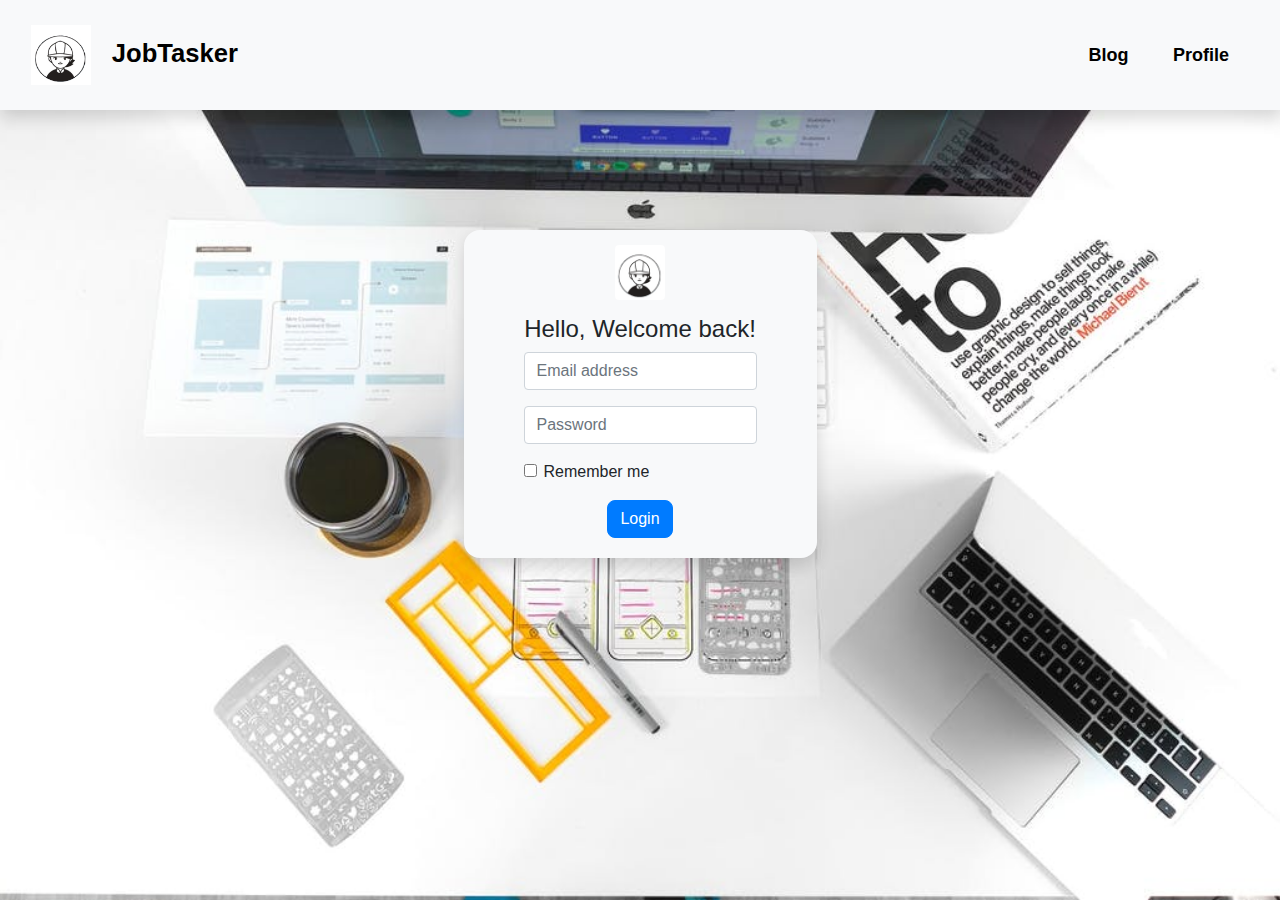
<file: Login.html>
<!DOCTYPE html>
<html>
<head>
	<meta charset="utf-8">
	<meta name="viewport" content="width=device-width, initial-scale=1">
	<title>Login</title>
	<link rel="stylesheet" type="text/css" href="https://stackpath.bootstrapcdn.com/bootstrap/4.5.2/css/bootstrap.min.css" integrity="sha384-JcKb8q3iqJ61gNV9KGb8thSsNjpSL0n8PARn9HuZOnIxN0hoP+VmmDGMN5t9UJ0Z" crossorigin="anonymous">
	<link rel="stylesheet" type="text/css" href="css/style.css">
	<link rel="stylesheet" type="text/css" href="css/styleBlog.css">
</head>

<body class="loginbody">
	<!-- NAV -->
	<nav class="navbar navbar-expand-lg navbar-light bg-light static-top mb-5 shadow" id = "navbarid">
        	<div class="container-fluid">
        		<a class="navbar-brand" href="#">
	      			<img src="img/logo.jpg" alt="" width="60" height="60"> 
	  		 		<ul class = "navlink">
	  		 			<li><a href = "index.html" id = "titlehead">JobTasker</a></li>	
	  		 		</ul>
	  		 		<ul class = "navlink">
						<li><a href="Blog.html">Blog</a></li>
          				<li><a href="login.html">Profile</a></li>
          			</ul>
		    	</a>  
	    	</div>
		</nav>

	<!-- Content -->
	<div class="container-fluid">
		<div class="row justify-content-center">
			<form class="form form-containter bg-light shadow">
				<img class="rounded mx-auto d-block" src="img/logo.jpg" alt="logo" width="50" id="logologin">
				<h4 class="text-center font-eight-bold">Hello, Welcome back!</h4>
			  	<div class="form-group">
			    	<input type="email" class="form-control" id="exampleInputEmail1" aria-describedby="emailHelp" placeholder="Email address">
			  	</div>
			  	<div class="form-group">
			    	<input type="password" class="form-control" id="exampleInputPassword1" placeholder="Password">
			  	</div>
			  	<div class="form-group form-check">
			    	<input type="checkbox" class="form-check-input" id="exampleCheck1">
			    	<label class="form-check-label" for="exampleCheck1">Remember me</label>
			  	</div>
			  	<div class="d-md-flex justify-content-center">
			  		<a type="submit" class="btn btn-primary" href="profile.html" id="btnlogin" href = "Profile.html">Login</a>
			  	</div>
			</form>
		</div>
	</div>
</body>
</html>
</file>
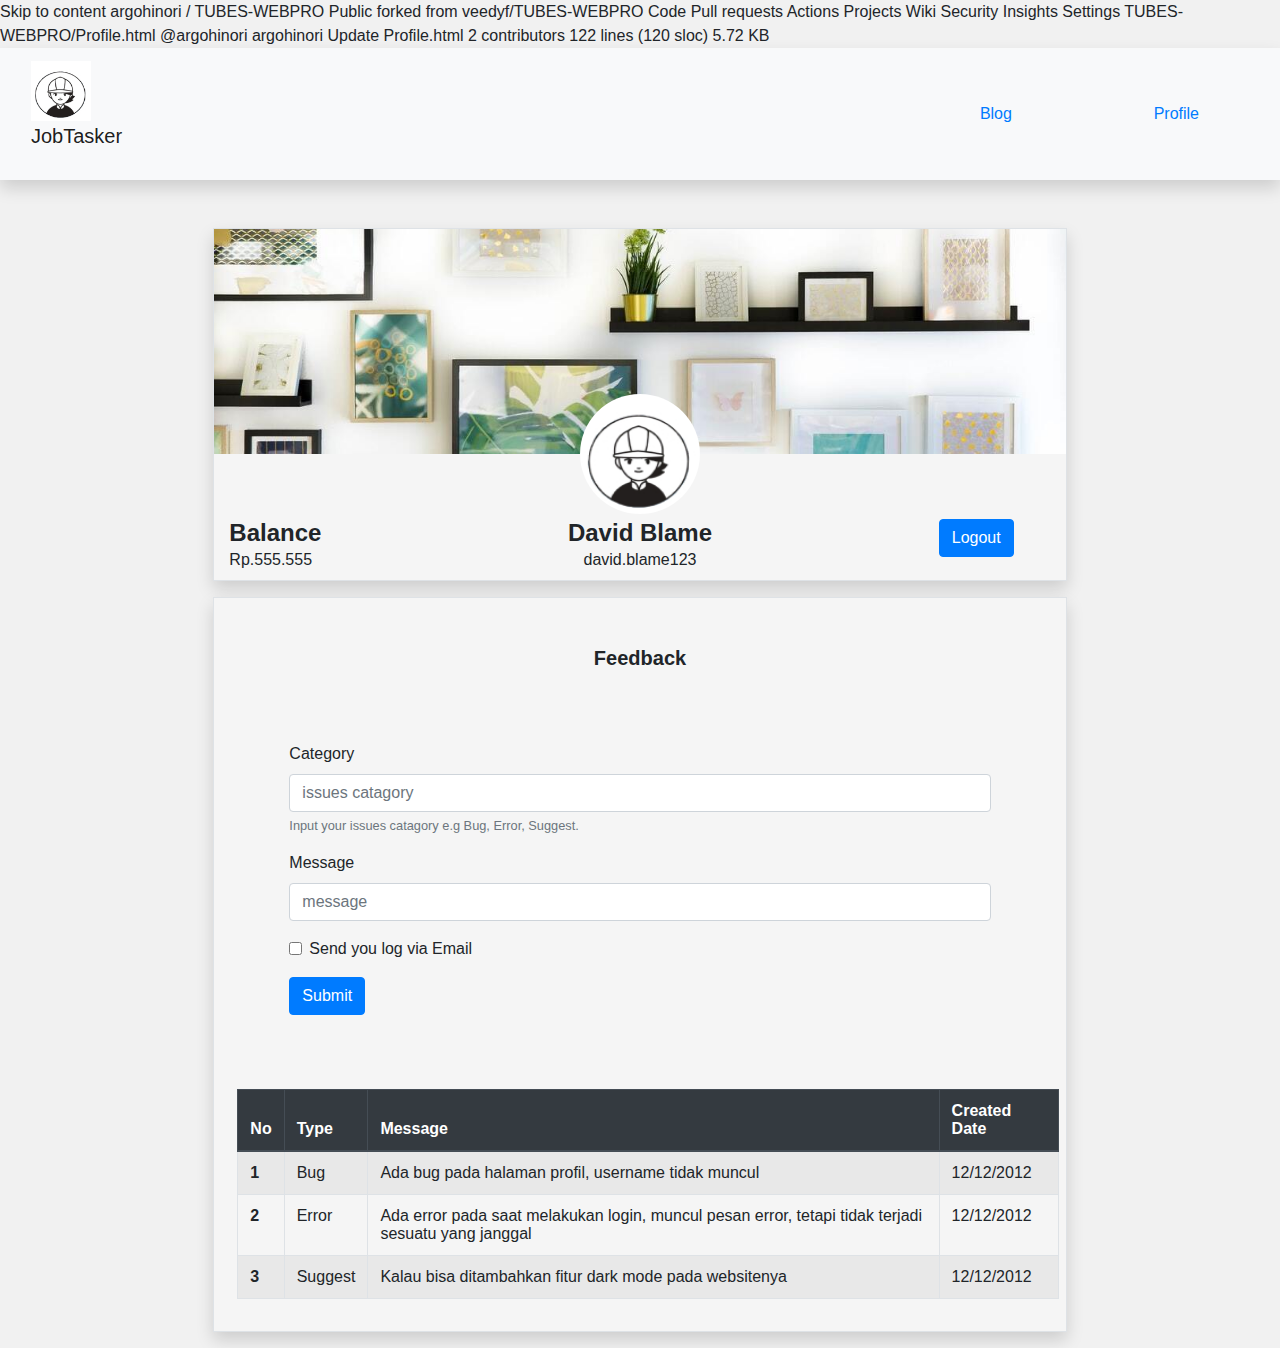
<file: Profile.html>
Skip to content
argohinori
/
TUBES-WEBPRO
Public
forked from veedyf/TUBES-WEBPRO
Code
Pull requests
Actions
Projects
Wiki
Security
Insights
Settings
TUBES-WEBPRO/Profile.html
@argohinori
argohinori Update Profile.html
 2 contributors
122 lines (120 sloc)  5.72 KB
<!DOCTYPE html>
<html>
<head>
	<meta charset="utf-8">
	<meta name="viewport" content="width=device-width, initial-scale=1">
	<title>Profile</title>
	<link rel="stylesheet" type="text/css" href="https://stackpath.bootstrapcdn.com/bootstrap/4.5.2/css/bootstrap.min.css" integrity="sha384-JcKb8q3iqJ61gNV9KGb8thSsNjpSL0n8PARn9HuZOnIxN0hoP+VmmDGMN5t9UJ0Z" crossorigin="anonymous">
	<link rel="stylesheet" type="text/css" href="https://cdnjs.cloudflare.com/ajax/libs/twitter-bootstrap/4.5.2/css/bootstrap.css">
	<link rel="stylesheet" type="text/css" href="https://cdn.datatables.net/1.11.3/css/dataTables.bootstrap4.min.css">
	<link rel="stylesheet" type="text/css" href="css/style.css">
	<link rel="stylesheet" type="text/css" href="css/styleBlog.css">
	<script src="https://code.jquery.com/jquery-3.2.1.slim.min.js" integrity="sha384-KJ3o2DKtIkvYIK3UENzmM7KCkRr/rE9/Qpg6aAZGJwFDMVNA/GpGFF93hXpG5KkN" crossorigin="anonymous"></script>
	<script src="https://code.jquery.com/jquery-3.5.1.js"></script>
	<script src="https://cdn.datatables.net/1.11.3/js/jquery.dataTables.min.js"></script>
	<script src="https://cdn.datatables.net/1.11.3/js/dataTables.bootstrap4.min.js"></script>
</head>

<body style="background: #f0f0f0f0;">
	<!-- NAV -->
	<nav class="navbar navbar-expand-lg navbar-light bg-light static-top mb-5 shadow" id = "navbarid">
        	<div class="container-fluid">
        		<a class="navbar-brand" href="#">
	      			<img src="img/logo.jpg" alt="" width="60" height="60"> 
	  		 		<p class = "navbartitle">JobTasker</p>
	  		 		<a class = "navbarlink" id = "navblog" href = "blog.html">Blog</a>
	  		 		<a class = "navbarlink" id = "navprofile" href = "Profile.html">Profile</a>
		    	</a>  
	    	</div>
		</nav>

	<div class="container-fluid">
        <div class="row">
            <div class="col-md-8 offset-md-2 col-12 profile-main">
                <div class="row">
                    <div class="col-md-12 col-12 user-detail-main border mb-3 pb-2 shadow">
                        <div class="row">
                            <div class="col-md-12 col-12 profile-back">
                                <img src="img/logo.jpg" class="rounded-circle">
                            </div>
                        </div>
                        <div class="row">
                        	<div class="col-md-2 user-detail">
                                <h4 class="m-0"><strong>Balance</strong></h4>
                                <p class="m-0">Rp.555.555</p>
                            </div>
                            <div class="col-md-8  user-detail text-center">
                                <h4 class="m-0"><strong>David Blame</strong></h4>
                                <p class="m-0">david.blame123</p>
                            </div>
                            <div class="col-md-2 user-detail">
                            	<a type="button" class="btn btn-primary" href="login.html">Logout</a>
                                <!-- <button type="submit" class="btn btn-primary btn-lg">Logout</button> -->
                            </div>
                        </div>
                    </div>
                    <!-- End of header profile -->
                    <div class="col-md-12 col-12 user-detail-main border mb-3 pb-2 shadow">
                        <div class="row">
                            <div class="col-md-12 col-12 body-profile-page">
                                <h5 class="m-5 text-center"><strong>Feedback</strong></h5>
                                <form>
					<div class="form-group">
						<label for="exampleInputCatagory">Category</label>
						<input type="text" class="form-control" id="type" aria-describedby="catagoryHelp" placeholder="issues catagory">
						<small id="typeHelp" class="form-text text-muted">Input your issues catagory e.g Bug, Error, Suggest.</small>
					</div>
					<div class="form-group">
						<label for="exampleInputMessage">Message</label>
						<input type="text" class="form-control" id="exampleInputMessage" placeholder="message">
					</div>
					<div class="form-group form-check">
						<input type="checkbox" class="form-check-input" id="exampleCheck1">
						<label class="form-check-label" for="exampleCheck1">Send you log via Email</label>
					</div>
					<button type="submit" class="btn btn-primary">Submit</button>
				</form>
                            </div>
                            <div class="col-md-12 col-12 m-2 body-profile-page">
                            	<table class="table table-bordered table-striped" id="tabfeedback">
					<thead class="thead-dark">
						<tr>
							<th scope="col">No</th>
							<th scope="col">Type</th>
							<th scope="col">Message</th>
							<th scope="col">Created Date</th>
						</tr>
					</thead>
					<tbody>
					    	<tr>
							<th scope="row">1</th>
							<td>Bug</td>
							<td>Ada bug pada halaman profil, username tidak muncul</td>
							<td>12/12/2012</td>
					    	</tr>
					    	<tr>
							<th scope="row">2</th>
						    	<td>Error</td>
						    	<td>Ada error pada saat melakukan login, muncul pesan error, tetapi tidak terjadi sesuatu yang janggal</td>
						    	<td>12/12/2012</td>
					    	</tr>
					    	<tr>
						    	<th scope="row">3</th>
						    	<td>Suggest</td>
						    	<td>Kalau bisa ditambahkan fitur dark mode pada websitenya</td>
						    	<td>12/12/2012</td>
					    	</tr>
				    	</tbody>
				</table>
                            </div>
                        </div>
                    </div>
                </div>
            </div>
        </div>
    </div>
	<script type="text/javascript">
    	$(document).ready(function() {
    		$('#tabfeedback').DataTable();
		} );
    	</script>
</body>
</html>
</file>
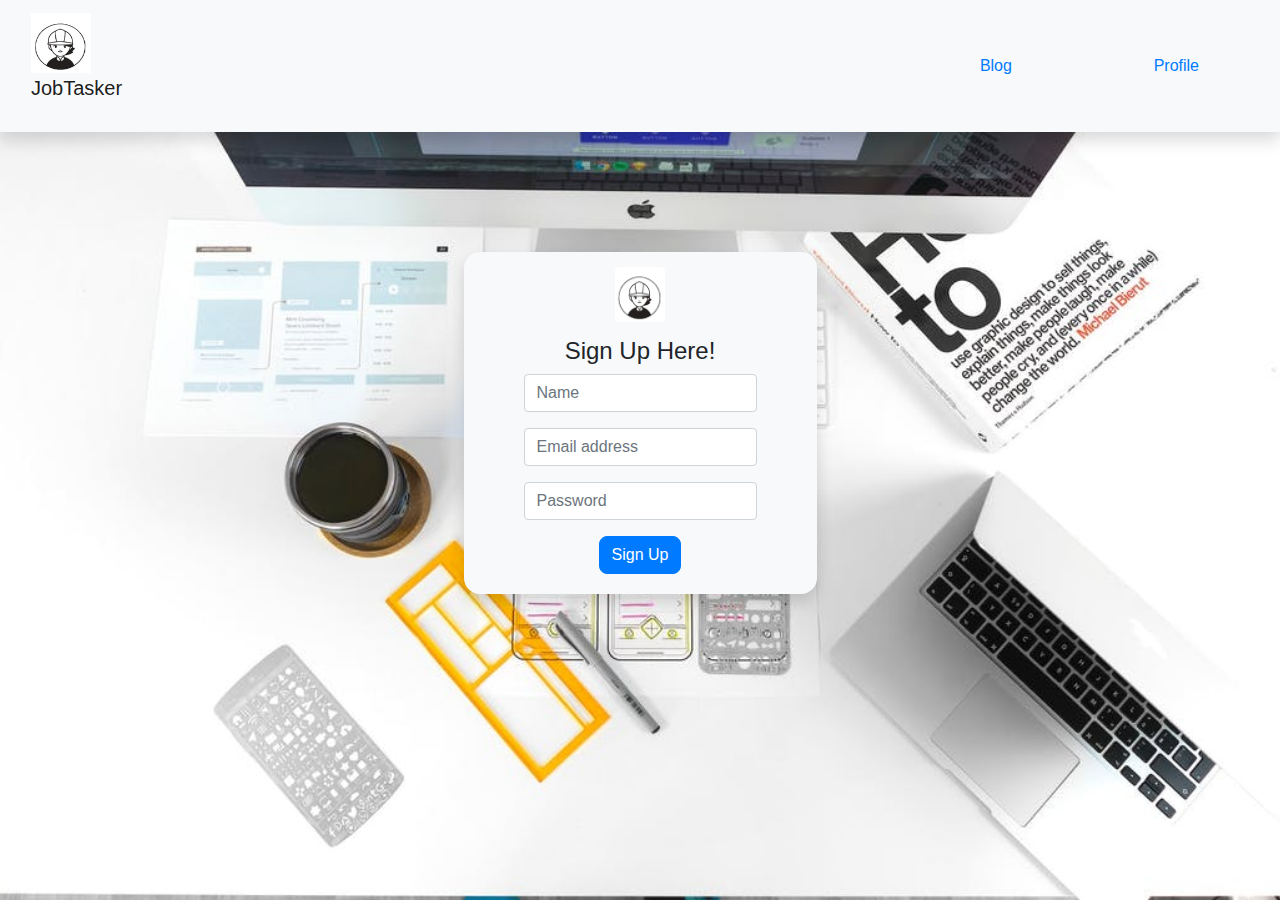
<file: signUp.html>
<!DOCTYPE html>
<html>
<head>
	<meta charset="utf-8">
	<meta name="viewport" content="width=device-width, initial-scale=1">
	<title>Sign Up</title>
	<link rel="stylesheet" type="text/css" href="https://stackpath.bootstrapcdn.com/bootstrap/4.5.2/css/bootstrap.min.css" integrity="sha384-JcKb8q3iqJ61gNV9KGb8thSsNjpSL0n8PARn9HuZOnIxN0hoP+VmmDGMN5t9UJ0Z" crossorigin="anonymous">
	<link rel="stylesheet" type="text/css" href="css/style.css">
	<link rel="stylesheet" type="text/css" href="css/styleBlog.css">
</head>

<body class="loginbody">
	<!-- Navigation bar -->
	<nav class="navbar navbar-expand-lg navbar-light bg-light static-top mb-5 shadow" id = "navbarid">
        	<div class="container-fluid">
        		<a class="navbar-brand" href="#">
	      			<img src="img/logo.jpg" alt="" width="60" height="60"> 
	  		 		<p class = "navbartitle">JobTasker</p>
	  		 		<a class = "navbarlink" id = "navblog" href = "blog.html">Blog</a>
	  		 		<a class = "navbarlink" id = "navprofile" href = "Login.html">Profile</a>
		    	</a>  
	    	</div>
		</nav>

	<!-- Content -->
	<div class="container-fluid">
		<div class="row justify-content-center">
			<form class="form form-containter bg-light shadow">
				<img class="rounded mx-auto d-block" src="img/logo.jpg" alt="logo" width="50" id="logologin">
				<h4 class="text-center font-eight-bold">Sign Up Here!</h4>
                <div class="form-group">
			    	<input type="name" class="form-control" id="exampleInputName1" aria-describedby="emailHelp" placeholder="Name">
			  	</div>
                <div class="form-group">
			    	<input type="email" class="form-control" id="exampleInputEmail1" aria-describedby="emailHelp" placeholder="Email address">
			  	</div>
			  	<div class="form-group">
			    	<input type="password" class="form-control" id="exampleInputPassword1" placeholder="Password">
			  	</div>
			  	<div class="d-md-flex justify-content-center">
			  		<a type="submit" class="btn btn-primary" href="login.html" id="btnlogin" href = "Login.html">Sign Up</a>
			  	</div>
			</form>
		</div>
	</div>
</body>
</html>
</file>
<file: css/style.css>
.loginbody {
	background-image: url('../img/login_md.jpg'); 
	background-repeat: no-repeat;
  	background-attachment: fixed;
  	background-size: cover;
 	background-position: center; 
    background-color: #ffd600;
    font-family: Arial, Helvetica, sans-serif;
    font-size: 16px;
	height: 100%;}

form{border:1px solid #darkgray; 
	padding:0px 60px; 
	margin-top: 8vh;
	border-radius: 16px;}

#btnlogin{
	margin-bottom: 20px;
	border-radius: 8px;
}

#logologin {
	margin-top: 15px;
	margin-bottom: 15px;
	align-items: center;
	width: 50px;
}

.user-detail-main {
  background: #f5f5f5;
}
.profile-back{
  height: 225px;
  background-image: url('../img/profile_md.jpg');
  background-size: 100% 100%;
  background-size: cover;
  background-position: center;
}
.profile-back img{
  height: 120px;
  width: 120px;
  margin-top: 165px;
  display: block;
  margin-left: auto;
  margin-right: auto;
}
.user-detail{
  padding-top: 65px; 
}
.user-detail button{
  font-size: 12px;
}

table {
	margin-top: 50px;
}
</file>
<file: css/styleBlog.css>
body{
  margin-left: 0px;
}


.navlink{
  list-style: none;
  float: right;
  line-height: 90px;
  margin: 0;
  padding: 0;}

.navlink li {
  display: inline-block;
  margin: 0px 20px;}

.navlink li a {
  color: white;
  text-decoration: none;
  font-size: 18px;
  transition: all 0.3s linear 0s;
  font-weight: bold;
  color: black;}

#navblog{
  margin-right: -700px;}

#navprofile{
  margin-right: 50px;}

#imgheader{
  margin-top: -50px;
  width: 120%;
  height: 100%;
  margin-left: -50px;
  margin-right: -50px;
  margin-bottom: 50px;}

.headertitle{ 
  text-align: center; 
  color: white; 
  font-weight: bold;}

#headertext{
  text-align: center;
  color: white; 
  font-weight: bold;}

#cardstyle{
  margin-top: 250px;
  margin-bottom: -100px; 
  padding-top: 40px; 
  padding-left: 32px; 
  border-color: white;}

.cardtitle{
  font-weight: bold; 
  font-size: 25px; 
  margin-left: 25px; 
  margin-top: 12px;
  color:  black;}

.cardcaption{
  font-size: 20px; 
  margin-left: 10px; 
  margin-top: 12px;
  color:  black;}

#imgfooter{
  margin-top: 240px;
  width: 110%;
  margin-left: -50px;
  margin-right: -50px;}

.footercaption{
  margin-top:  -250px; 
  margin-left: 200px;
  font-size: 40px; 
  color: white; 
  font-weight: bold;}

.inputtext{
  width: 500px; 
  margin-left: 300px; 
  margin-top: 30px; 
  height: 40px;}

.buttontext{
  margin-left: 20px; 
  border-radius: 20px;}


   @media screen and (min-width:  601px){
    #titlehead{
    margin-left: -500px;
    font-size: 2vw;
  
    }

    .headertitle{
      font-size: 6vw;
      margin-top: -400px;
    }
    #headertext{
      font-size: 3vw;
    }
  } 


  @media screen and (max-width:  600px){
      #titlehead{
    margin-left: -120px;
    font-size: 4vw;
  
    }

    .headertitle{
      font-size: 5vw;
      margin-top: -180px;
    }
    #headertext{
      font-size: 3vw;
    }
    #cardstyle{
      margin-top: 60px;
    }

    #cardimg{
      width: 70%;
      align: center;
      margin-left: 50px;
    }

    .cardtitle{
      font-size: 5vw;
      margin-left: 40px;
    }

    .cardcaption{
      font-size: 3vw;
      margin-bottom: 100px;
      max-width: 330px;
      margin-left: 70px;
    }

    #imgfooter{
      margin-top: 100px;
      width: 120%;
    }

    .footercaption{
      font-size: 4vw;
      margin-top: -120px;
      color: white;
      text-align: center;
      margin-left: 0px;
    }

    .inputtext{
      height: 50%;
      width: 50%;
      margin-left: 60px;
    }

    #buttontext{
      height: 30px;
      width: 20%;
      font-size: 3vw;
      line-height: 10px;
    }
  }
</file>
